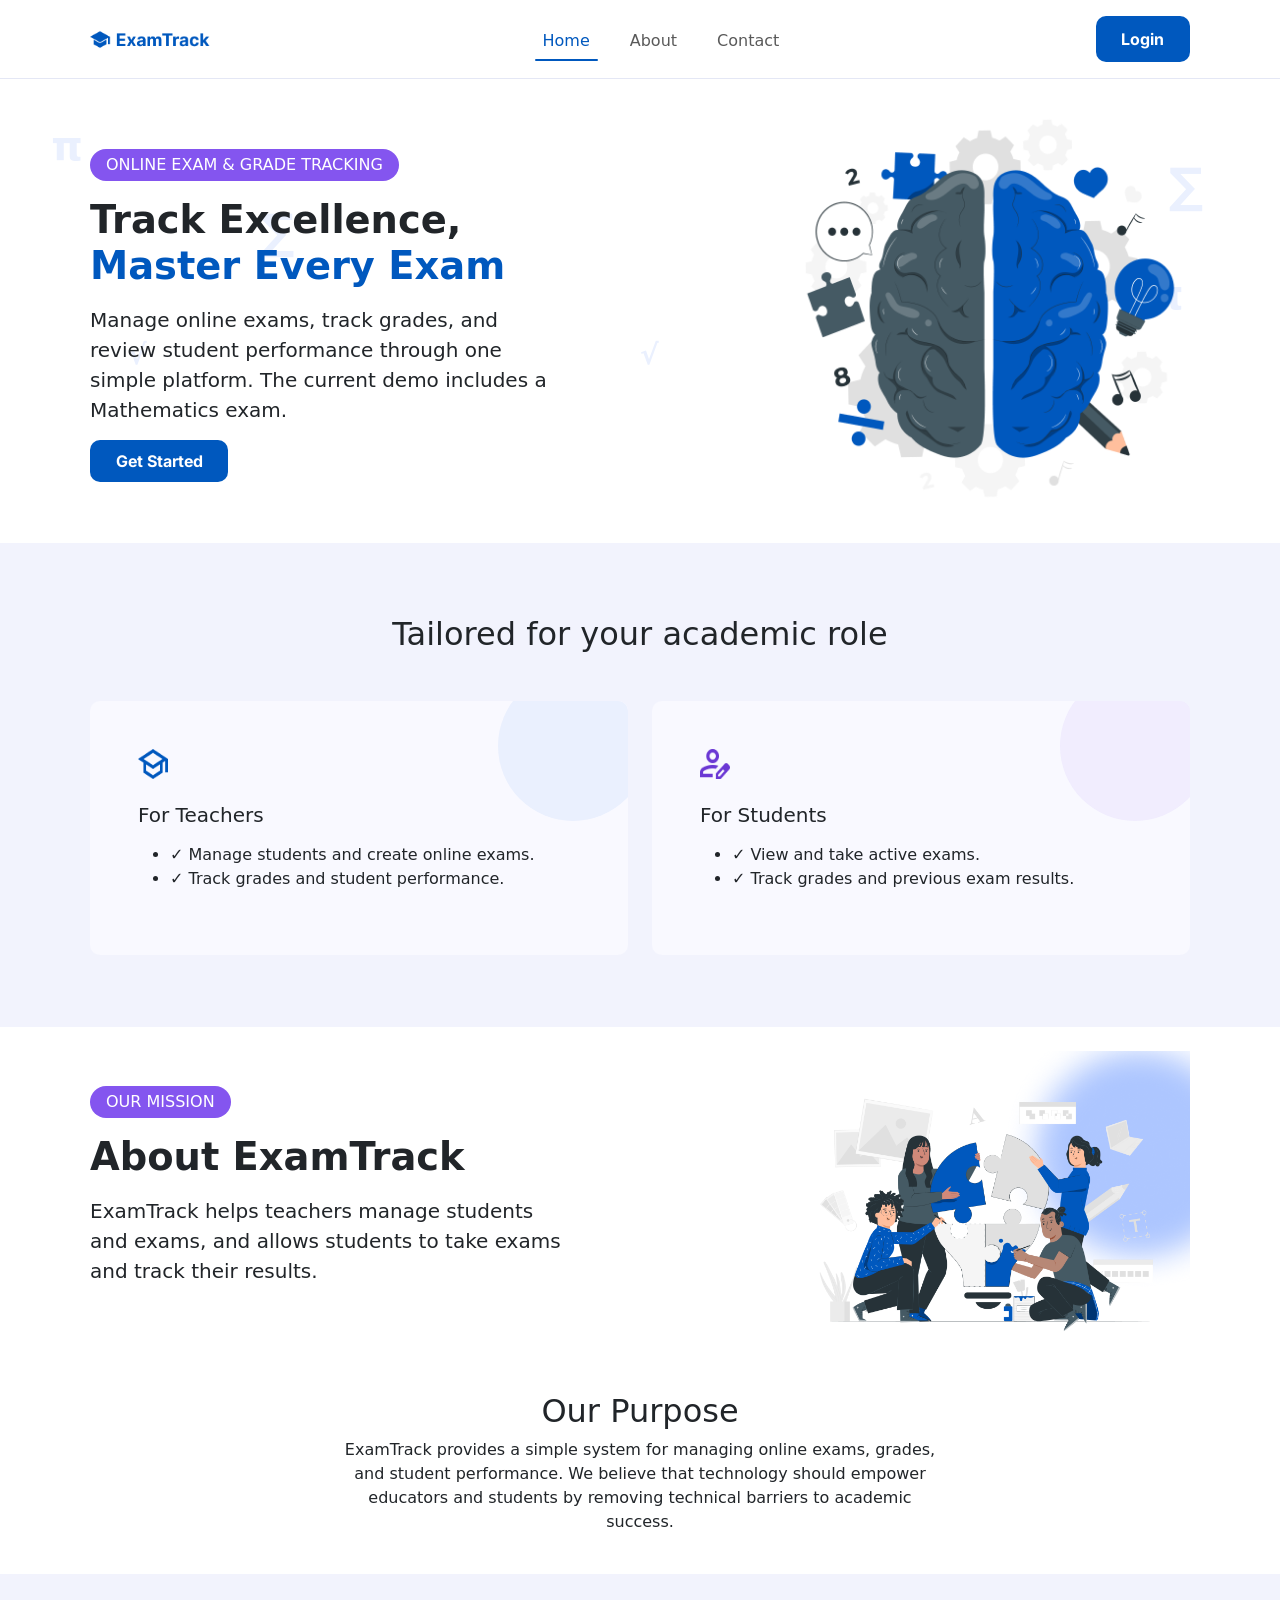
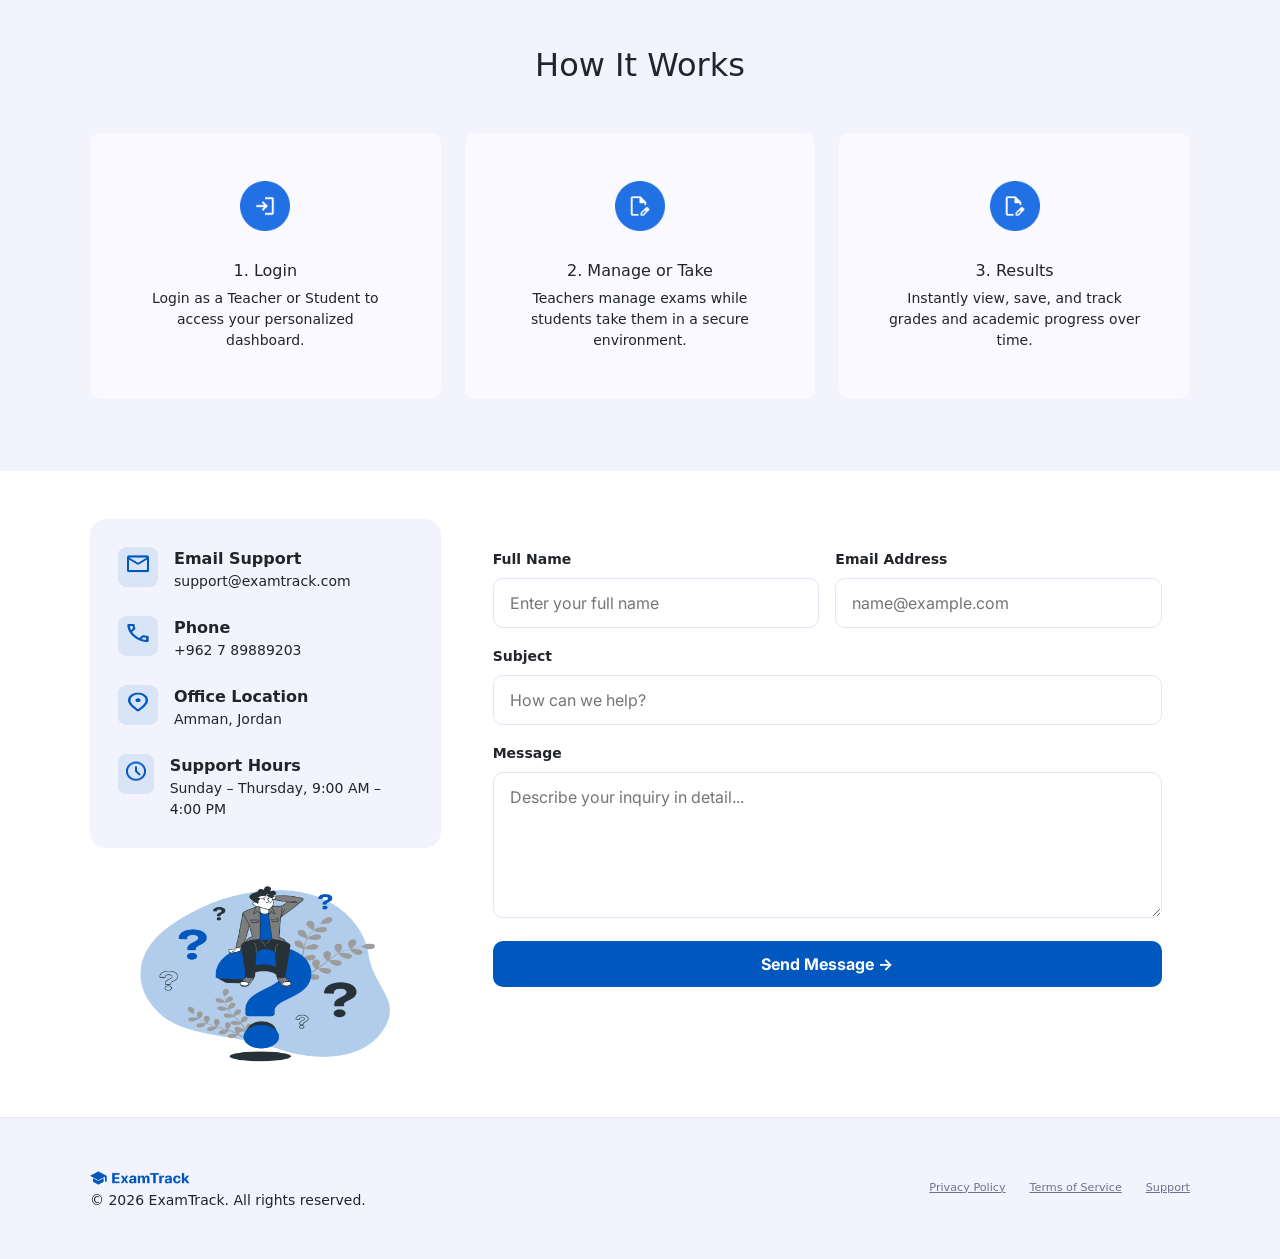
<file: index.html>
<!DOCTYPE html>
<html lang="en">
<head>
    <meta charset="UTF-8">
    <meta name="viewport" content="width=device-width, initial-scale=1.0">
    <link rel="stylesheet" href="./assets/css/style.css">
    <title>ExamTrack — Online Exam & Grade Tracking</title>
 <link href="https://cdn.jsdelivr.net/npm/bootstrap@5.3.3/dist/css/bootstrap.min.css" rel="stylesheet">
 
</head>
<body>

    <!-- NavBar -->
<nav class="navbar navbar-expand-lg site-navbar sticky-top py-3">
  <div class="container-narrow d-flex justify-content-between align-items-center w-100">
    <a class="navbar-brand" href="index.html"><img class="logo" src="assets/images/logo.png" alt=""></a>

    <button class="navbar-toggler border-0" type="button" data-bs-toggle="collapse" data-bs-target="#navMenu">
      <span class="navbar-toggler-icon"></span>
    </button>

    <div class="collapse navbar-collapse" id="navMenu">
      <ul class="navbar-nav gap-4 align-items-center mt-3 mt-lg-0">
        <li class="nav-item"><a class="nav-link active" href="#home">Home</a></li>
        <li class="nav-item"><a class="nav-link" href="#about">About</a></li>
        <li class="nav-item"><a class="nav-link" href="#contact">Contact</a></li>
      </ul>
      <a href="login.html" class="btn-ink d-inline-block mt-3 mt-lg-0">Login</a>
    </div>
  </div>
</nav> 

<!-- Header -->
  <header style="position:relative; overflow:hidden;" id="home">
    <div class="math-float-bg">
      <span class="math-symbol" style="top:8%; left:4%; font-size:40px; animation-delay:0s;">π</span>
      <span class="math-symbol" style="top:55%; left:10%; font-size:28px; animation-delay:1s;">√</span>
      <span class="math-symbol" style="top:15%; right:6%; font-size:48px; animation-delay:2s;">∑</span>
      <span class="math-symbol" style="top:65%; right:15%; font-size:26px; animation-delay:1.5s;">÷</span>
      <span class="math-symbol" style="top:40%; left:90%; font-size:40px; animation-delay:0s;">π</span>
      <span class="math-symbol" style="top:55%; left:50%; font-size:28px; animation-delay:1s;">√</span>
      <span class="math-symbol" style="top:25%; right:77%; font-size:48px; animation-delay:2s;">∑</span>
      <span class="math-symbol" style="top:65%; right:15%; font-size:26px; animation-delay:1.5s;">÷</span>
    </div>
    <div class="container-narrow py-4">
        <div class="d-flex flex-column flex-lg-row justify-content-between align-items-center gap-4">
  <div class="col-lg-6">
          <span class="pill-badge mb-3 d-inline-block">Online Exam &amp; Grade Tracking</span>
          <h1 class="header-text mb-3" style="line-height:1.2;">Track Excellence,<br><span style="color:var(--color-primary);">Master Every Exam</span></h1>
          <p class="fs-5 mb-4" style="max-width:480px;">
            Manage online exams, track grades, and review student performance through one simple platform.
            The current demo includes a Mathematics exam.
          </p>
          <a href="login.html" class="btn-ink">Get Started</a>
        </div>
        <img  class="header-img" src="./assets/images/image.png" alt="">
    </div>
    </div>
  </header>

<!-- features -->
    <section class="py-5" style="background:var(--color-bg-tint);">
    <div class="container-narrow py-4">
      <h2 class="text-center mb-5">Tailored for your academic role</h2>
      <div class="row g-4">
        <div class="col-md-6">
          <div class="feature-card h-100">
            <img class="feature-icon mb-4" src="./assets/images/hat-icon.png" alt="">
            <h3 class="h5 mb-3">For Teachers</h3>
            <ul class="feature-list">
              <li><span class="chk">✓</span> Manage students and create online exams.</li>
              <li><span class="chk">✓</span> Track grades and student performance.</li>
            </ul>
                <span class="circal"></span>    
          </div>
      
        </div>
        <div class="col-md-6">
          <div class="feature-card h-100">
            <img class="feature-icon mb-4" src="./assets/images/person-feature.png" alt="">
            <h3 class="h5 mb-3">For Students</h3>
            <ul class="feature-list">
              <li><span class="chk">✓</span> View and take active exams.</li>
              <li><span class="chk">✓</span> Track grades and previous exam results.</li>
            </ul>
              <span class="circal light-purple" "></span>    
          </div>
        </div>
      </div>
    </div>
  </section>

  <!-- About -->
     <section id="about">
    <div class="container-narrow py-4">
        <div  class="d-flex flex-column flex-lg-row justify-content-between align-items-center gap-4">
  <div class="col-lg-6">
          <span class="pill-badge mb-3 d-inline-block">our mission</span>
          <h1 class="header-text mb-3" style="line-height:1.2;">About ExamTrack</span></h1>
          <p class="fs-5 mb-4" style="max-width:480px;">
            ExamTrack helps teachers manage students and exams, and
            allows students to take exams and track their results.
          </p>
        </div>
        <img  class="header-img" src="./assets/images/about.png" alt="">
    </div>
    </div>
</section>

<!-- Purpose  -->
<section>
    <div class="container-narrow py-4 d-flex flex-column justify-content-center align-items-center purpose">
        <h2>Our Purpose</h2>
        <p>ExamTrack provides a simple system for managing online exams, grades, and student
        performance. We believe that technology should empower educators and students by
        removing technical barriers to academic success.</p>
    </div>
</section>
<!-- how it works -->
  <section class="py-5 text-center" style="background-color: var(--color-bg-tint);">
    <div class="container-narrow py-4">
      <h2 class="text-center mb-5">How It Works</h2>
      <div class="row g-4">
        <div class="col-md-4">
          <div class="feature-card step-card h-100">
           <img  class="step-icon"src="./assets/images/1.png" alt="">
            <h3 class="h6">1. Login</h3>
            <p class="small mb-0">Login as a Teacher or Student to access your personalized dashboard.</p>
          </div>
        </div>
        <div class="col-md-4">
          <div class="feature-card step-card h-100">
             <img  class="step-icon"src="./assets/images/2.png" alt="">
            <h3 class="h6">2. Manage or Take</h3>
            <p class="small mb-0">Teachers manage exams while students take them in a secure environment.</p>
          </div>
        </div>
        <div class="col-md-4">
          <div class="feature-card step-card h-100">
             <img  class="step-icon"src="./assets/images/3.png" alt="">
            <h3 class="h6">3. Results</h3>
            <p class="small mb-0">Instantly view, save, and track grades and academic progress over time.</p>
          </div>
        </div>
      </div>
    </div>
  </section>

  <!-- Contact  -->
  <section class="py-5" id="contact">
  <div class="container-narrow">
    <div class="row g-4">
      <div class="col-lg-4">
        <div class="contact-info-card mb-4">
          <div class="d-flex align-items-start gap-3 mb-4">
           <img class="contact-icons" src="assets/images/message-icon.png" alt="Location icon">
            <div>
              <p class="fw-bold mb-0">Email Support</p>
              <p class="small mb-0">support@examtrack.com</p>
            </div>
          </div>
          <div class="d-flex align-items-start gap-3 mb-4">
           <img class="contact-icons" src="assets/images/phone-icon.png" alt="Location icon">
            <div>
              <p class="fw-bold mb-0">Phone</p>
              <p class="small mb-0">+962 7 89889203</p>
            </div>
          </div>
          <div class="d-flex align-items-start gap-3 mb-4">
           <img class="contact-icons" src="assets/images/location-icon.png" alt="Location icon">
            <div>
              <p class="fw-bold mb-0">Office Location</p>
              <p class="small mb-0">Amman, Jordan</p>
            </div>
          </div>
          <div class="d-flex align-items-start gap-3">
            <img class="contact-icons" src="assets/images/time-icon.png" alt="Clock icon" >
            <div>
              <p class="fw-bold mb-0">Support Hours</p>
              <p class="small mb-0">Sunday – Thursday, 9:00 AM – 4:00 PM</p>
            </div>
          </div>
        </div>

        <img src="assets/images/contact.png" alt="Contact illustration"
             style="width:100%; max-width:280px; display:block; margin:0 auto; min-height:180px;"
             >
      </div>

      <div class="col-lg-8">
        <div class="contact-form-card">
          <form>
            <div class="row g-3">
              <div class="col-md-6">
                <label class="form-label small fw-bold">Full Name</label>
                <input type="text" class="form-control-paper" placeholder="Enter your full name">
              </div>
              <div class="col-md-6">
                <label class="form-label small fw-bold">Email Address</label>
                <input type="email" class="form-control-paper" placeholder="name@example.com">
              </div>
              <div class="col-12">
                <label class="form-label small fw-bold">Subject</label>
                <input type="text" class="form-control-paper" placeholder="How can we help?">
              </div>
              <div class="col-12">
                <label class="form-label small fw-bold">Message</label>
                <textarea class="form-control-paper" rows="5" placeholder="Describe your inquiry in detail..."></textarea>
              </div>
              <div class="col-12">
                <button type="submit" class="btn-ink w-100">Send Message →</button>
              </div>
            </div>
          </form>
        </div>
      </div>
    </div>
  </div>
</section>
<!-- footer  -->
  <footer class="site-footer py-5">
    <div class="container-narrow d-flex flex-wrap justify-content-between align-items-center gap-3">
        <div>
      <img class="footer-logo" src="assets/images/logo.png" alt="">
      <p class="mb-0 small">© 2026 ExamTrack. All rights reserved.</p>
      </div>
      <div class="d-flex gap-4 footer-text">
        <a href="#" >Privacy Policy</a>
        <a href="#">Terms of Service</a>
        <a href="#" >Support</a>
      </div>
    </div>
  </footer>
  
  
    <script src="https://cdn.jsdelivr.net/npm/bootstrap@5.3.3/dist/js/bootstrap.bundle.min.js"></script>
</body>
</body>
</html>
</file>
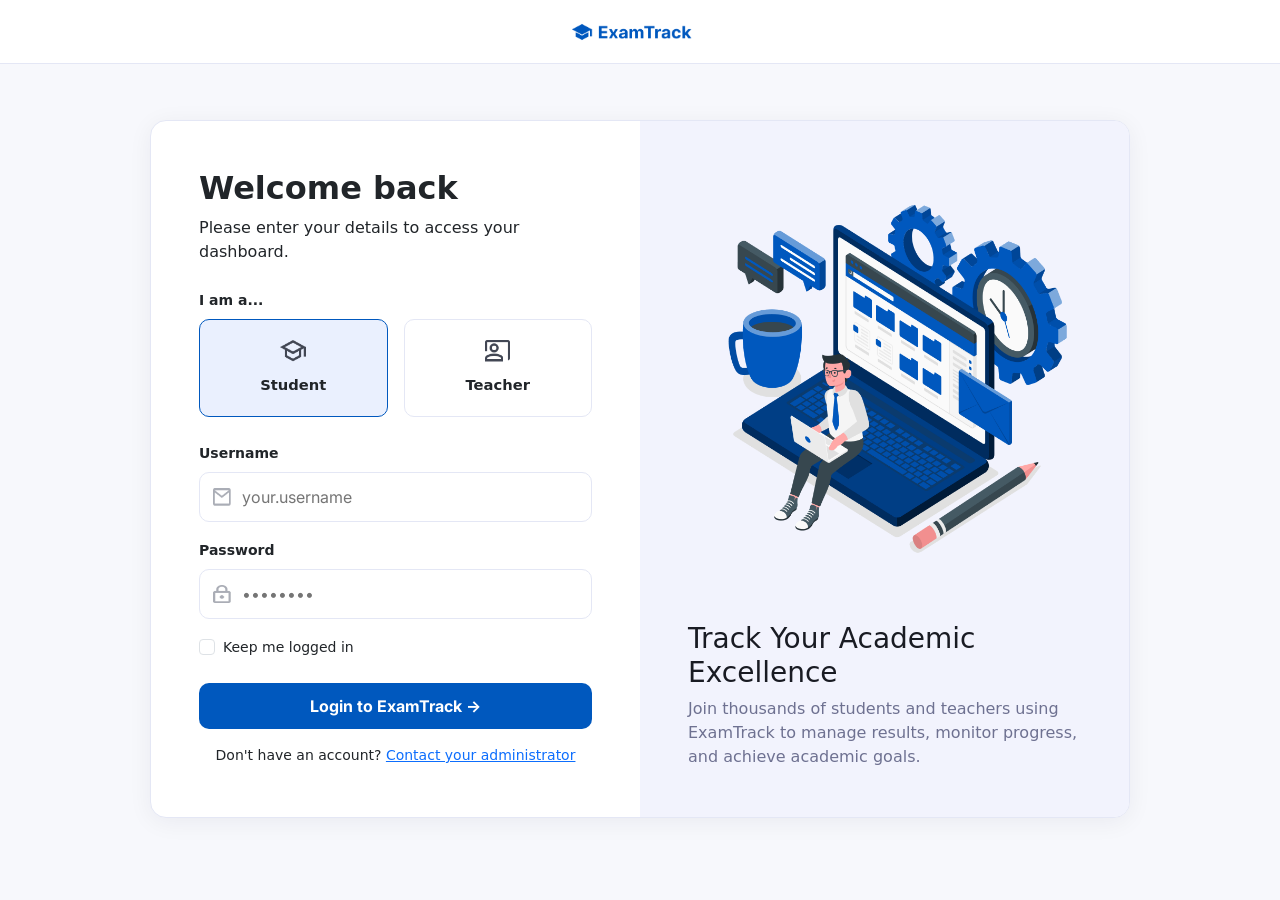
<file: login.html>
<!DOCTYPE html>
<html lang="en">
<head>
    <meta charset="UTF-8">
    <meta name="viewport" content="width=device-width, initial-scale=1.0">
    <link rel="stylesheet" href="./assets/css/style.css">
    <title>Login — ExamTrack</title>
    <link href="https://cdn.jsdelivr.net/npm/bootstrap@5.3.3/dist/css/bootstrap.min.css" rel="stylesheet">
</head>
<body style="background:var(--color-bg);">

    <nav class="navbar site-navbar py-3">
        <div class="container-narrow">
            <a class="navbar-brand" href="index.html"><img class="logo" src="assets/images/logo.png" alt=""></a>
        </div>
    </nav>

    <main class="d-flex align-items-center justify-content-center py-5" style="min-height: calc(100vh - 90px);">
        <div class="login-shell">

            <div class="login-form-side">
                <h1 class="h2 mb-2" style="font-weight:700;">Welcome back</h1>
                <p class="mb-4">Please enter your details to access your dashboard.</p>

                <form id="loginForm" novalidate>
                    <label class="form-label small fw-bold mb-2">I am a...</label>
                    <div class="role-toggle mb-4">
                        <div class="role-option active" id="roleStudentBtn">
                            <img class="role-icon-img" src="assets/images/login-hat.png"  alt="">
                            <span class="d-block mt-2">Student</span>
                        </div>
                        <div class="role-option" id="roleTeacherBtn">
                            <img class="role-icon-img" src="assets/images/login-teacher.png" alt="">
                            <span class="d-block mt-2">Teacher</span>
                        </div>
                    </div>
                    <input type="hidden" id="selectedRole" value="Student">

                    <div class="mb-3">
                        <label for="username" class="form-label small fw-bold">Username</label>
                        <div class="input-with-icon">
                            <img class="input-icon" src="assets/images/login-email.png" alt="">
                            <input type="text" id="username" class="form-control-paper" placeholder="your.username" required>
                        </div>
                    </div>

                    <div class="mb-3">
                        <label for="password" class="form-label small fw-bold">Password</label>
                        <div class="input-with-icon">
                            <img class="input-icon" src="assets/images/login-pass.png" alt="">
                            <input type="password" id="password" class="form-control-paper" placeholder="••••••••" required>
                        </div>
                    </div>

                    <div class="form-check mb-4">
                        <input class="form-check-input" type="checkbox" id="keepLoggedIn">
                        <label class="form-check-label small" for="keepLoggedIn">Keep me logged in</label>
                    </div>

                    <div id="errorMsg" class="small mb-3" style="color: var(--color-fail); display: none;"></div>

                    <button type="submit" class="btn-ink w-100">Login to ExamTrack →</button>
                    <p class="text-center small mt-3 mb-0">Don't have an account? <a href="mailto:abdalkrem.business@gmail.com">Contact your administrator</a></p>
                </form>
            </div>

            <div class="login-banner-side">
                <img src="assets/images/login.png"class="login-banner-img">
                    
                <div style="position:relative; z-index:1;">
                    <h2 class="h3 mb-2" style="color:var(--color-text);">Track Your Academic Excellence</h2>
                    <p class="mb-0" style="color:var(--color-text-soft);">
                        Join thousands of students and teachers using ExamTrack to manage results, monitor progress, and achieve academic goals.
                    </p>
                </div>
            </div>

        </div>
    </main>

    <script src="js/core/storage.js"></script>
    <script src="js/core/seed.js"></script>
    <script src="js/core/auth.js"></script>

    <script>
        redirectIfLoggedIn();

        const teacherBtn = document.getElementById("roleTeacherBtn");
        const studentBtn = document.getElementById("roleStudentBtn");
        const selectedRole = document.getElementById("selectedRole");

        function setRole(role) {
            selectedRole.value = role;
            teacherBtn.classList.toggle("active", role === "Teacher");
            studentBtn.classList.toggle("active", role === "Student");
        }
        teacherBtn.addEventListener("click", () => setRole("Teacher"));
        studentBtn.addEventListener("click", () => setRole("Student"));

  
        document.getElementById("loginForm").addEventListener("submit", function (e) {
            e.preventDefault();
            const username = document.getElementById("username").value;
            const password = document.getElementById("password").value;
            const errorMsg = document.getElementById("errorMsg");
            const result = login(username, password);

            if (!result.success) {
                errorMsg.textContent = result.message;
                errorMsg.style.display = "block";
                return;
            }
            if (result.user.role !== selectedRole.value) {
                clearSession();
                errorMsg.textContent = `This account is not registered as a ${selectedRole.value}.`;
                errorMsg.style.display = "block";
                return;
            }
            redirectToDashboard(result.user);
        });
    </script>
</body>
</html>
</file>
<file: assets/css/style.css>
@import url('https://fonts.googleapis.com/css2?family=Inter:wght@400;500;600;700&display=swap');

:root {
  --color-bg: #F7F8FC;
  --color-bg-tint: #F2F3FD;
  --color-surface: #FFFFFF;
  --color-text: #191B23;
  --color-text-soft: #6E7191;
  --color-border: #E4E7F5;

  --color-primary: #0058BE;
  --color-primary-bg: #EAF0FE;

  --color-purple: #8455EF;
  --color-purple-bg: #FFFBFF;

  --color-pass: #10B981;
  --color-pass-bg: #D1FAE5;
  --color-fail: #BA1A1A;
  --color-fail-bg: #FFDAD6;

  --font-body: 'Inter', sans-serif;

  --radius: 10px;
  --radius-lg: 16px;
  /* --shadow-card:; */
  --container-max: 1140px;
  --sidebar-w: 250px;
}
:root{
    box-sizing: border-box;
}
.container-narrow {
  max-width: var(--container-max);
  margin: 0 auto;
  padding: 0 1.25rem;
}
.pill-badge{
    background-color: var(--color-purple);
    color: white;
    text-transform: uppercase;
    border-radius: var(--radius-lg);
    padding: 4px 16px;
}


/* Nav */
.logo{
    width: 120px;
}
.btn-ink {
  background: var(--color-primary); 
  color: #fff;
   border: none;
  border-radius: var(--radius); 
  padding: 0.5rem 1.4rem; 
  font-weight: 500; 
  font-family: var(--font-body);
  transition: background .15s ease;
  text-decoration: none;
}

.site-navbar 
{ 
    background: var(--color-surface); 
    border-bottom: 1px solid var(--color-border); 
}

.site-navbar .navbar-brand 
{ font-family: var(--font-display);
     font-weight: 800;
      font-size: 1.3rem;
       color: var(--color-text) !important; 
}

.site-navbar .navbar-brand .brand-mark 
{ color: var(--color-primary); 
}


.site-navbar .nav-link {
  position: relative;
  padding-bottom: 4px;
}
.site-navbar .nav-link.active::after {
  content: "";
  position: absolute;
  left: 0;
  right: 0;
  bottom: -4px;
  height: 2px;
  background: var(--color-primary);
  border-radius: 2px;
}


.site-navbar .nav-link.active, .site-navbar .nav-link:hover 
{ color: var(--color-primary) !important; 
}
.site-navbar .container-narrow {
  flex-wrap: wrap;
}

@media (max-width: 991px) {
  .site-navbar #navMenu {
    width: 100%;
    order: 3;
  }
  .site-navbar #navMenu .navbar-nav {
    flex-direction: column;
    align-items: flex-start !important;
    gap: 0.75rem !important;
    padding: 1rem 0;
    border-top: 1px solid var(--color-border);
    margin-top: 0.75rem;
  }
}

/* Desktop: center nav links */
@media (min-width: 992px) {
  .site-navbar .navbar-collapse {
    display: flex;
    justify-content: space-between;
    align-items: center;
    flex: 1;
  }
  .site-navbar .navbar-nav {
    flex: 1;
    justify-content: center;
  }
}









/* Header */

.header-text{
    font-weight: 700;
    font-size: 2.4rem;
    line-height:60px;
}
.header-img{
    width: 100%;
    max-width: 400px;
    height: auto;
}
@media (max-width: 991px) {
  header .d-flex {
    flex-direction: column;
    text-align: center;
  }
  header .col-lg-6 {
    display: flex;
    flex-direction: column;
    align-items: center;
  }
  header .col-lg-6 p {
    text-align: center;
  }
}

@media (max-width: 576px) {
  .header-text {
    font-size: 1.8rem;
    line-height: 1.4;
    text-align: center;
  }
  .header-img {
    max-width: 260px;
    margin-top: 1.5rem;
  }
}

/* header animations */
/* Math animation */
.math-float-bg {
  position: absolute;
  inset: 0;
  overflow: hidden;
  pointer-events: none;
  z-index: -1;
}
.math-symbol {
  position: absolute;
  font-weight: 700;
  color: var(--color-primary-bg);
  animation: mathFloat 6s ease-in-out infinite;
  user-select: none;
}
@keyframes mathFloat {
  0%, 100% { transform: translateY(0) rotate(0deg); }
  50% { transform: translateY(-18px) rotate(8deg); }
}
@media (prefers-reduced-motion: reduce) {
  .math-symbol { animation: none; }
}






/* Features */
.feature-card{
    background-color:#F9F9FF;
    padding: 48px;
    border-radius: var(--radius);
     overflow: hidden;
    position: relative;
}
.feature-icon{
    height: 30px;
    width: 30px;
    
}
.circal{
    height: 150px;
    width: 150px;
    position: absolute;
    background-color: var(--color-primary-bg);
    top: -30px;
    right: -20px;
    border-radius: 50%; 
   
}
.light-purple{
    background-color:#8355ef13 ;
}
.purpose{
    width: 50%;
    text-align: center;
}
.step-icon{
    width: 50px;
    height: 50px;
    margin-bottom: 30px;
}

/* ---- contact page components ---- */
.contact-info-card {
  background: var(--color-bg-tint);
  border-radius: var(--radius-lg);
  padding: 1.75rem;
}

.icon-square {
  width: 38px;
  height: 38px;
  border-radius: 10px;
  background: #DCE6FD;
  color: var(--color-primary);
  display: flex;
  align-items: center;
  justify-content: center;
  flex-shrink: 0;
  overflow: hidden;
}

.icon-square img {
  width: 20px;
  height: 20px;
  object-fit: contain;
}

.contact-form-card {
  background: var(--color-surface);
  border-radius: var(--radius-lg);
  padding: 1.75rem;
}


.form-control-paper {
  background: var(--color-surface);
  border: 1.5px solid var(--color-border);
  border-radius: var(--radius);
  padding: .75rem 1rem;
  font-family: var(--font-body);
  color: var(--color-text);
  width: 100%;
}

.form-control-paper:focus {
  outline: none;
  border-color: var(--color-primary);
  box-shadow: 0 0 0 3px var(--color-primary-bg);
}


.btn-ink {
  background: var(--color-primary);
  color: #fff;
  border: none;
  border-radius: var(--radius);
  padding: 0.7rem 1.6rem;
  font-weight: 700;
  font-family: var(--font-body);
  transition: background .15s ease;
}

.btn-ink:hover {
  background: #0059bea9 ;
  color: #fff;
}
.contact-icons{
    width: 40px;
    height: 40px;
}
.site-footer{
    background-color: var(--color-bg-tint);
    border-top: 1px solid var(--color-border);
}
.footer-logo{
    /* height: 100px; */
    width: 100px;
}
.footer-text{
    font-size: .7rem;
   
}
.footer-text a{
     color: var(--color-text-soft);
}

/* ============================================================
   LOGIN PAGE
   ============================================================ */
.login-shell {
  display: flex;
  max-width: 980px;
  width: 100%;
  margin: 0 auto;
  border-radius: var(--radius-lg);
  overflow: hidden;
  border: 1px solid var(--color-border);
  background: var(--color-surface);
  box-shadow: 0 4px 24px rgba(20,20,43,0.06);
}
.login-form-side {
  flex: 1;
  padding: 3rem;
  min-width: 0;
}
.login-banner-side {
  flex: 1;
  background: var(--color-bg-tint);
  padding: 3rem;
  display: flex;
  flex-direction: column;
  justify-content: flex-end;
  position: relative;
  min-height: 480px;
}
.login-banner-img {
  max-width: 100%;
  margin-bottom: 1.5rem;
}
@media (max-width: 860px) {
  .login-shell { flex-direction: column; max-width: 480px; }
  .login-banner-side { display: none; }
}

/* Role toggle cards */
.role-toggle {
  display: flex;
  gap: 1rem;
}
.role-option {
  flex: 1;
  border: 1.5px solid var(--color-border);
  border-radius: var(--radius);
  padding: 1.25rem 1rem;
  text-align: center;
  cursor: pointer;
  background: var(--color-surface);
  font-weight: 600;
  font-size: .92rem;
  transition: border-color .15s ease, background .15s ease;
}
.role-icon-img { width: 26px; height: 26px; object-fit: contain; }
.role-icon { font-size: 1.4rem; display: block; }
.role-option.active {
  border-color: var(--color-primary);
  background: var(--color-primary-bg);
}

/* Icon-in-input fields */
.input-with-icon {
  position: relative;
  display: flex;
  align-items: center;
}
.input-with-icon .input-icon {
  position: absolute;
  left: 14px;
  width: 18px;
  height: 18px;
  opacity: .6;
  pointer-events: none;
}
.input-with-icon .form-control-paper {
  padding-left: 42px;
}
.input-icon-btn {
  position: absolute;
  right: 12px;
  background: none;
  border: none;
  font-size: 1rem;
  color: var(--color-text-soft);
  cursor: pointer;
  line-height: 1;
}
</file>
